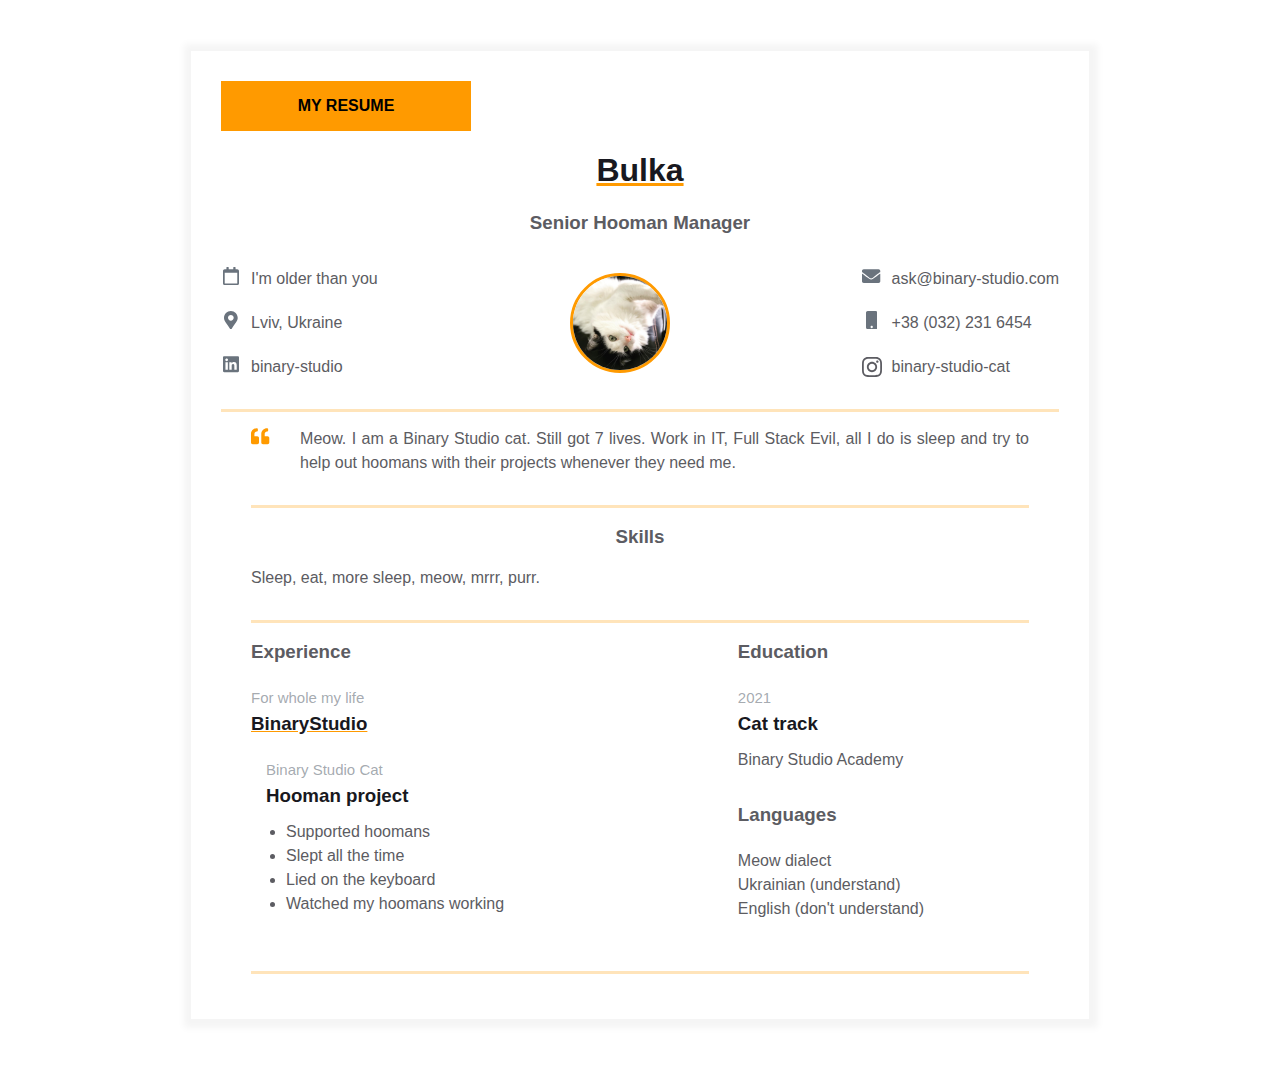
<file: index.html>
<!DOCTYPE html>
<html>
  <head>
    <meta charset="UTF-8" />
    <meta name="viewport" content="width=device-width, initial-scale=1" />
    <title>Résumé</title>
    <link rel="stylesheet" href="styles.css" />
  </head>
  <body>
    <main>
      <div class="resume">
        <div class="container">
          <div class="resume__block">
            <div class="contact-info__header my_resume">
              <a href="./main.html">my resume</a>
            </div>
            <h1 class="contact-info__header">Bulka</h1>
            <h3 class="contact-info__sub-header">Senior Hooman Manager</h3>

            <div class="contact_info_container fh">
              <div class="contact-info__block">
                <a href="" rel="author" class="contact-info__item">
                  <div class="contact-info__item-icon-wrapper">
                    <svg
                      class="contact-info__item-icon"
                      xmlns="http://www.w3.org/2000/svg"
                      viewBox="0 0 448 512"
                    >
                      <path
                        d="M400 64h-48V12c0-6.6-5.4-12-12-12h-40c-6.6 0-12 5.4-12 12v52H160V12c0-6.6-5.4-12-12-12h-40c-6.6 0-12 5.4-12 12v52H48C21.5 64 0 85.5 0 112v352c0 26.5 21.5 48 48 48h352c26.5 0 48-21.5 48-48V112c0-26.5-21.5-48-48-48zm-6 400H54c-3.3 0-6-2.7-6-6V160h352v298c0 3.3-2.7 6-6 6z"
                      ></path>
                    </svg>
                  </div>
                  <span>I'm older than you</span>
                </a>
                <a href="" rel="author" class="contact-info__item">
                  <div class="contact-info__item-icon-wrapper">
                    <svg
                      class="contact-info__item-icon"
                      xmlns="http://www.w3.org/2000/svg"
                      viewBox="0 0 384 512"
                    >
                      <path
                        d="M172.268 501.67C26.97 291.031 0 269.413 0 192 0 85.961 85.961 0 192 0s192 85.961 192 192c0 77.413-26.97 99.031-172.268 309.67-9.535 13.774-29.93 13.773-39.464 0zM192 272c44.183 0 80-35.817 80-80s-35.817-80-80-80-80 35.817-80 80 35.817 80 80 80z"
                      ></path>
                    </svg>
                  </div>
                  <span>Lviv, Ukraine</span>
                </a>
                <a
                  href="https://ua.linkedin.com/company/binary-studio_241166"
                  rel="author"
                  class="contact-info__item"
                >
                  <div class="contact-info__item-icon-wrapper">
                    <svg
                      class="contact-info__item-icon"
                      xmlns="http://www.w3.org/2000/svg"
                      viewBox="0 0 448 512"
                    >
                      <path
                        d="M416 32H31.9C14.3 32 0 46.5 0 64.3v383.4C0 465.5 14.3 480 31.9 480H416c17.6 0 32-14.5 32-32.3V64.3c0-17.8-14.4-32.3-32-32.3zM135.4 416H69V202.2h66.5V416zm-33.2-243c-21.3 0-38.5-17.3-38.5-38.5S80.9 96 102.2 96c21.2 0 38.5 17.3 38.5 38.5 0 21.3-17.2 38.5-38.5 38.5zm282.1 243h-66.4V312c0-24.8-.5-56.7-34.5-56.7-34.6 0-39.9 27-39.9 54.9V416h-66.4V202.2h63.7v29.2h.9c8.9-16.8 30.6-34.5 62.9-34.5 67.2 0 79.7 44.3 79.7 101.9V416z"
                      ></path>
                    </svg>
                  </div>
                  <span>binary-studio</span>
                </a>
              </div>

              <div class="contact-info__block contact-info__block--center">
                <img
                  class="contact-info__avatar"
                  src="assets/avatar.jpg"
                  alt="Avatar"
                />
              </div>

              <div class="contact-info__block">
                <a
                  href="https://ask@binary-studio.com"
                  rel="author"
                  class="contact-info__item"
                >
                  <div class="contact-info__item-icon-wrapper">
                    <svg
                      class="contact-info__item-icon"
                      xmlns="http://www.w3.org/2000/svg"
                      viewBox="0 0 512 512"
                    >
                      <path
                        d="M502.3 190.8c3.9-3.1 9.7-.2 9.7 4.7V400c0 26.5-21.5 48-48 48H48c-26.5 0-48-21.5-48-48V195.6c0-5 5.7-7.8 9.7-4.7 22.4 17.4 52.1 39.5 154.1 113.6 21.1 15.4 56.7 47.8 92.2 47.6 35.7.3 72-32.8 92.3-47.6 102-74.1 131.6-96.3 154-113.7zM256 320c23.2.4 56.6-29.2 73.4-41.4 132.7-96.3 142.8-104.7 173.4-128.7 5.8-4.5 9.2-11.5 9.2-18.9v-19c0-26.5-21.5-48-48-48H48C21.5 64 0 85.5 0 112v19c0 7.4 3.4 14.3 9.2 18.9 30.6 23.9 40.7 32.4 173.4 128.7 16.8 12.2 50.2 41.8 73.4 41.4z"
                      ></path>
                    </svg>
                  </div>
                  <span>ask@binary-studio.com</span>
                </a>

                <a
                  href="tel:+380322316454"
                  rel="author"
                  class="contact-info__item"
                >
                  <div class="contact-info__item-icon-wrapper">
                    <svg
                      class="contact-info__item-icon"
                      xmlns="http://www.w3.org/2000/svg"
                      viewBox="0 0 320 512"
                    >
                      <path
                        d="M272 0H48C21.5 0 0 21.5 0 48v416c0 26.5 21.5 48 48 48h224c26.5 0 48-21.5 48-48V48c0-26.5-21.5-48-48-48zM160 480c-17.7 0-32-14.3-32-32s14.3-32 32-32 32 14.3 32 32-14.3 32-32 32z"
                      ></path>
                    </svg>
                  </div>
                  <span>+38 (032) 231 6454</span>
                </a>

                <a
                  href="https://www.instagram.com/binarystudiocat"
                  rel="author"
                  class="contact-info__item"
                >
                  <div class="contact-info__item-icon-wrapper">
                    <svg
                      aria-hidden="true"
                      focusable="false"
                      data-prefix="fab"
                      data-icon="instagram"
                      class="svg-inline--fa fa-instagram"
                      role="img"
                      xmlns="http://www.w3.org/2000/svg"
                      viewBox="0 0 448 512"
                    >
                      <path
                        fill="currentColor"
                        d="M224.1 141c-63.6 0-114.9 51.3-114.9 114.9s51.3 114.9 114.9 114.9S339 319.5 339 255.9 287.7 141 224.1 141zm0 189.6c-41.1 0-74.7-33.5-74.7-74.7s33.5-74.7 74.7-74.7 74.7 33.5 74.7 74.7-33.6 74.7-74.7 74.7zm146.4-194.3c0 14.9-12 26.8-26.8 26.8-14.9 0-26.8-12-26.8-26.8s12-26.8 26.8-26.8 26.8 12 26.8 26.8zm76.1 27.2c-1.7-35.9-9.9-67.7-36.2-93.9-26.2-26.2-58-34.4-93.9-36.2-37-2.1-147.9-2.1-184.9 0-35.8 1.7-67.6 9.9-93.9 36.1s-34.4 58-36.2 93.9c-2.1 37-2.1 147.9 0 184.9 1.7 35.9 9.9 67.7 36.2 93.9s58 34.4 93.9 36.2c37 2.1 147.9 2.1 184.9 0 35.9-1.7 67.7-9.9 93.9-36.2 26.2-26.2 34.4-58 36.2-93.9 2.1-37 2.1-147.8 0-184.8zM398.8 388c-7.8 19.6-22.9 34.7-42.6 42.6-29.5 11.7-99.5 9-132.1 9s-102.7 2.6-132.1-9c-19.6-7.8-34.7-22.9-42.6-42.6-11.7-29.5-9-99.5-9-132.1s-2.6-102.7 9-132.1c7.8-19.6 22.9-34.7 42.6-42.6 29.5-11.7 99.5-9 132.1-9s102.7-2.6 132.1 9c19.6 7.8 34.7 22.9 42.6 42.6 11.7 29.5 9 99.5 9 132.1s2.7 102.7-9 132.1z"
                      ></path>
                    </svg>
                  </div>
                  <span>binary-studio-cat</span>
                </a>
              </div>
            </div>
          </div>
          <div class="container">
            <div class="resume__block">
              <div class="intro">
                <div class="intro__icon-wrapper">
                  <svg
                    class="intro__icon"
                    xmlns="http://www.w3.org/2000/svg"
                    viewBox="0 0 512 512"
                  >
                    <path
                      d="M464 256h-80v-64c0-35.3 28.7-64 64-64h8c13.3 0 24-10.7 24-24V56c0-13.3-10.7-24-24-24h-8c-88.4 0-160 71.6-160 160v240c0 26.5 21.5 48 48 48h128c26.5 0 48-21.5 48-48V304c0-26.5-21.5-48-48-48zm-288 0H96v-64c0-35.3 28.7-64 64-64h8c13.3 0 24-10.7 24-24V56c0-13.3-10.7-24-24-24h-8C71.6 32 0 103.6 0 192v240c0 26.5 21.5 48 48 48h128c26.5 0 48-21.5 48-48V304c0-26.5-21.5-48-48-48z"
                    ></path>
                  </svg>
                </div>
                <p class="intro_text">
                  Meow. I am a Binary Studio cat. Still got 7 lives. Work in IT,
                  Full Stack Evil, all I do is sleep and try to help out hoomans
                  with their projects whenever they need me.
                </p>
              </div>
            </div>
          </div>
          <div class="container">
            <div class="resume__block">
              <div class="skills">
                <h3 class="skills__header">Skills</h3>
                <p class="skills__text">
                  Sleep, eat, more sleep, meow, mrrr, purr.
                </p>
              </div>
            </div>
          </div>
          <div class="container">
            <div class="resume__block">
              <div class="main-info fh">
                <div class="experiences">
                  <h3 class="experiences__header">Experience</h3>
                  <div class="experiences__company">
                    <div class="experiences__company-header">
                      <span class="experiences__company-header-durability"
                        >For whole my life</span
                      >
                      <h3 class="experiences__company-header-name">
                        BinaryStudio
                      </h3>
                    </div>

                    <div class="experiences__company-project">
                      <span class="experiences__company-project-role"
                        >Binary Studio Cat</span
                      >
                      <h3 class="experiences__company-project-name">
                        Hooman project
                      </h3>
                      <ul class="experiences__company-project-responsibilities">
                        <li>Supported hoomans</li>
                        <li>Slept all the time</li>
                        <li>Lied on the keyboard</li>
                        <li>Watched my hoomans working</li>
                      </ul>
                    </div>
                  </div>
                </div>

                <div class="additional-info fv">
                  <div class="additional-info__education">
                    <h3 class="additional-info__education-header">Education</h3>
                    <div class="additional-info__education-university">
                      <span
                        class="additional-info__education-university-durability"
                        >2021</span
                      >
                      <h3
                        class="additional-info__education-university-speciality"
                      >
                        Cat track
                      </h3>
                      <p class="additional-info__education-university-name">
                        Binary Studio Academy
                      </p>
                    </div>
                  </div>

                  <div class="additional-info__languages">
                    <h3 class="additional-info__languages-header">Languages</h3>
                    <p class="additional-info__languages-item">Meow dialect</p>
                    <p class="additional-info__languages-item">
                      Ukrainian (understand)
                    </p>
                    <p class="additional-info__languages-item">
                      English (don't understand)
                    </p>
                  </div>
                </div>
              </div>
            </div>
          </div>
        </div>
      </div>
    </main>
  </body>
</html>
</file>
<file: styles.css>
* {
  margin: 0;
  padding: 0;
  box-sizing: border-box;
}

body {
  font-family: Arial, Helvetica, sans-serif;
  line-height: 1.5;

  --primary-text-color: #181820;
  --secondary-text-color: #5c5c62;
  --durability-text-color: #6a737d9c;
  --icon-color: #6a737d;
  --border-color: #ff9a0045;
  --text-decoration-color: #ff9a00;
}

.container {
  margin: 0 auto;
  padding: 0 30px;
  max-width: 900px;
}

.fh {
  display: flex;
  flex-direction: row;
  justify-content: space-between;
}

.fv {
  display: flex;
  flex-direction: column;
  justify-content: space-between;
}

.resume {
  margin: 50px auto;
  border: 1px solid #f5f5f5;
  box-shadow: 1px 1px 7px 7px #f5f5f5;
  padding: 30px 0;
  max-width: 900px;
}

.resume__block {
  border-bottom: 3px solid var(--border-color);
  padding-bottom: 30px;
  margin-bottom: 15px;
}

@media screen and (max-width: 576px) {
  .main-info,
  .contact_info_container {
    flex-direction: column;
  }

  .contact_info_container {
    align-items: center;
  }

  .contact-info__block:not(:last-child) {
    margin-bottom: 20px;
  }

  .experiences {
    margin-right: 0;
  }
}
.contact-info__header,
.contact-info__sub-header {
  text-align: center;
}

.contact-info__header {
  color: var(--primary-text-color);
  margin-bottom: 15px;
  text-decoration-color: var(--text-decoration-color);
  text-decoration-line: underline;
}

.contact-info__sub-header {
  color: var(--secondary-text-color);
  margin-bottom: 30px;
}

.contact-info__block {
  display: flex;
  flex-direction: column;
  justify-content: space-between;
}

.contact-info__block--center {
  justify-content: center;
}

.contact-info__item {
  color: var(--secondary-text-color);
  text-decoration: none;
  display: flex;
  justify-content: start;
}

.contact-info__item:not(:last-child) {
  margin-bottom: 20px;
}

.contact-info__item-icon-wrapper {
  margin-right: 10px;
  width: 20px;
  display: flex;
  justify-content: center;
}

.contact-info__item-icon path {
  fill: var(--icon-color);
}

.contact-info__item-icon {
  height: 1.1428rem;
  vertical-align: text-bottom;
}

.contact-info__avatar {
  border-radius: 50%;
  width: 100px;
  height: 100px;
  object-fit: cover;
  border: 3px solid;
  border-color: var(--text-decoration-color);
}
.intro {
  display: flex;
  justify-content: start;
}

.intro__icon-wrapper {
  margin-right: 30px;
  width: 30px;
  display: flex;
  justify-content: center;
}

.intro__icon {
  height: 1.1428rem;
  vertical-align: text-bottom;
}

.intro__icon path {
  fill: var(--text-decoration-color);
}

.intro_text {
  color: var(--secondary-text-color);
  text-align: justify;
}

.skills__header {
  color: var(--secondary-text-color);
  text-align: center;
  margin-bottom: 15px;
}

.skills__text {
  color: var(--secondary-text-color);
  text-align: justify;
}
.experiences {
  flex: 1 1 60%;
  margin-right: 50px;
}

.experiences__header {
  color: var(--secondary-text-color);
  text-align: left;
  margin-bottom: 20px;
}

.experiences__company-header-durability {
  color: var(--durability-text-color);
  text-align: left;
  margin-bottom: 10px;
  font-size: 15px;
}

.experiences__company-header-name {
  color: var(--primary-text-color);
  text-decoration-color: var(--text-decoration-color);
  text-decoration-line: underline;
  text-align: left;
  margin-bottom: 20px;
}

.experiences__company-project {
  margin-left: 15px;
  margin-bottom: 25px;
}

.experiences__company-project-role {
  color: var(--durability-text-color);
  text-align: left;
  margin-bottom: 10px;
  font-size: 15px;
}

.experiences__company-project-name {
  color: var(--primary-text-color);
  text-align: left;
  margin-bottom: 10px;
}

.experiences__company-project-responsibilities {
  color: var(--secondary-text-color);
  padding-left: 20px;
}

.additional-info {
  flex: 1 1 40%;
}

.additional-info__education {
  margin-bottom: 20px;
}

.additional-info__education-header {
  color: var(--secondary-text-color);
  text-align: left;
  margin-bottom: 20px;
}

.additional-info__education-university-durability {
  color: var(--durability-text-color);
  text-align: left;
  margin-bottom: 10px;
  font-size: 15px;
}

.additional-info__education-university-speciality {
  color: var(--primary-text-color);
  text-align: left;
  margin-bottom: 10px;
}

.additional-info__education-university-name {
  color: var(--secondary-text-color);
}

.additional-info__languages {
  margin-bottom: 20px;
}

.additional-info__languages-header {
  color: var(--secondary-text-color);
  text-align: left;
  margin-bottom: 20px;
}

.additional-info__languages-item {
  color: var(--secondary-text-color);
}
.my_resume {
  display: flex;
  align-items: center;
  justify-content: center;
  background-color: #ff9a00;
  max-width: 250px;
  min-height: 50px;
}
.my_resume a {
  color: black;
  text-decoration: none;
  text-transform: uppercase;
  font-weight: 600;
}
</file>
